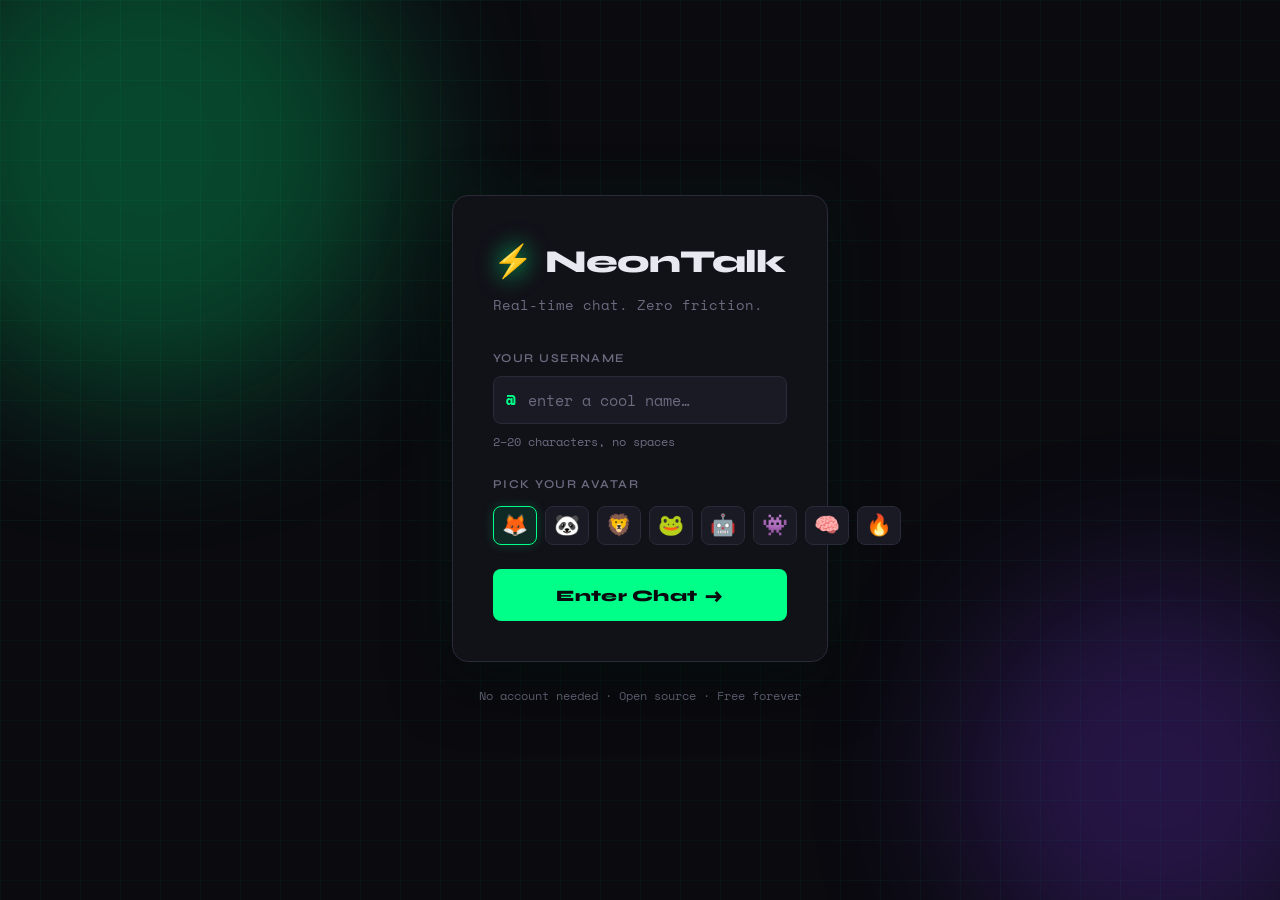
<file: index.html>
<!DOCTYPE html>
<html lang="en">
<head>
  <meta charset="UTF-8" />
  <meta name="viewport" content="width=device-width, initial-scale=1.0"/>
  <title>NeonTalk — Chat</title>
  <link rel="stylesheet" href="style.css" />
  <link href="https://fonts.googleapis.com/css2?family=Space+Mono:wght@400;700&family=Syne:wght@400;600;800&display=swap" rel="stylesheet"/>
</head>
<body class="login-page">

  <div class="login-bg">
    <div class="grid-overlay"></div>
    <div class="glow glow-1"></div>
    <div class="glow glow-2"></div>
  </div>

  <main class="login-container">

    <div class="login-card">

      <div class="login-logo">
        <span class="logo-icon">⚡</span>
        <h1>NeonTalk</h1>
      </div>

      <p class="login-tagline">Real-time chat. Zero friction.</p>

      <div class="login-form">

        <div class="input-group">
          <label for="usernameInput">Your username</label>
          <div class="input-wrap">
            <span class="input-prefix">@</span>
            <input
              type="text"
              id="usernameInput"
              placeholder="enter a cool name…"
              maxlength="20"
              autocomplete="off"
            />
          </div>
          <span class="input-hint" id="inputHint">2–20 characters, no spaces</span>
        </div>

        <div class="avatar-picker">
          <label>Pick your avatar</label>
          <div class="avatar-grid" id="avatarGrid">
            <button class="avatar-btn active" data-avatar="🦊">🦊</button>
            <button class="avatar-btn" data-avatar="🐼">🐼</button>
            <button class="avatar-btn" data-avatar="🦁">🦁</button>
            <button class="avatar-btn" data-avatar="🐸">🐸</button>
            <button class="avatar-btn" data-avatar="🤖">🤖</button>
            <button class="avatar-btn" data-avatar="👾">👾</button>
            <button class="avatar-btn" data-avatar="🧠">🧠</button>
            <button class="avatar-btn" data-avatar="🔥">🔥</button>
          </div>
        </div>

        <button class="btn-enter" id="btnEnter">
          Enter Chat <span>→</span>
        </button>

      </div>

    </div>

    <p class="login-footer">No account needed · Open source · Free forever</p>

  </main>

  <script src="login.js"></script>
</body>
</html>
</file>
<file: style.css>
/* ===========================
   NEONTALK — style.css
   =========================== */

*, *::before, *::after { box-sizing: border-box; margin: 0; padding: 0; }

:root {
  --bg:       #0a0a0f;
  --surface:  #111118;
  --surface2: #1a1a24;
  --border:   #2a2a3a;
  --neon:     #00ff88;
  --neon2:    #7c3aed;
  --text:     #e8e8f0;
  --muted:    #6b6b80;
  --danger:   #ff4466;
  --font-display: 'Syne', sans-serif;
  --font-mono:    'Space Mono', monospace;
  --radius: 8px;
}

html, body { height: 100%; }

body {
  background: var(--bg);
  color: var(--text);
  font-family: var(--font-display);
  font-size: 15px;
  line-height: 1.6;
}

/* ===========================
   LOGIN PAGE
   =========================== */

.login-page {
  display: flex;
  align-items: center;
  justify-content: center;
  min-height: 100vh;
  overflow: hidden;
  position: relative;
}

/* Background effects */
.login-bg {
  position: fixed;
  inset: 0;
  z-index: 0;
  pointer-events: none;
}

.grid-overlay {
  position: absolute;
  inset: 0;
  background-image:
    linear-gradient(rgba(0,255,136,0.04) 1px, transparent 1px),
    linear-gradient(90deg, rgba(0,255,136,0.04) 1px, transparent 1px);
  background-size: 40px 40px;
}

.glow {
  position: absolute;
  border-radius: 50%;
  filter: blur(80px);
  opacity: 0.25;
}
.glow-1 {
  width: 500px; height: 500px;
  background: var(--neon);
  top: -100px; left: -100px;
  animation: pulse 6s ease-in-out infinite;
}
.glow-2 {
  width: 400px; height: 400px;
  background: var(--neon2);
  bottom: -80px; right: -80px;
  animation: pulse 8s ease-in-out infinite reverse;
}

@keyframes pulse {
  0%, 100% { opacity: 0.2; transform: scale(1); }
  50%       { opacity: 0.35; transform: scale(1.1); }
}

/* Login container */
.login-container {
  position: relative;
  z-index: 1;
  display: flex;
  flex-direction: column;
  align-items: center;
  gap: 1.5rem;
  padding: 2rem;
  width: 100%;
  max-width: 440px;
}

.login-card {
  background: var(--surface);
  border: 1px solid var(--border);
  border-radius: 16px;
  padding: 2.5rem;
  width: 100%;
  box-shadow: 0 0 60px rgba(0,255,136,0.05), 0 20px 60px rgba(0,0,0,0.5);
  animation: slideUp 0.5s ease both;
}

@keyframes slideUp {
  from { opacity: 0; transform: translateY(30px); }
  to   { opacity: 1; transform: translateY(0); }
}

.login-logo {
  display: flex;
  align-items: center;
  gap: 0.75rem;
  margin-bottom: 0.5rem;
}
.login-logo h1 {
  font-size: 2rem;
  font-weight: 800;
  letter-spacing: -1px;
  color: var(--text);
}
.logo-icon {
  font-size: 2rem;
  filter: drop-shadow(0 0 12px var(--neon));
}

.login-tagline {
  color: var(--muted);
  font-size: 0.85rem;
  font-family: var(--font-mono);
  margin-bottom: 2rem;
}

/* Form */
.login-form {
  display: flex;
  flex-direction: column;
  gap: 1.5rem;
}

.input-group {
  display: flex;
  flex-direction: column;
  gap: 0.5rem;
}

.input-group label,
.avatar-picker label {
  font-size: 0.75rem;
  letter-spacing: 0.12em;
  text-transform: uppercase;
  color: var(--muted);
  font-weight: 600;
}

.input-wrap {
  display: flex;
  align-items: center;
  background: var(--surface2);
  border: 1.5px solid var(--border);
  border-radius: var(--radius);
  overflow: hidden;
  transition: border-color 0.2s;
}
.input-wrap:focus-within {
  border-color: var(--neon);
  box-shadow: 0 0 0 3px rgba(0,255,136,0.1);
}

.input-prefix {
  padding: 0 0.75rem;
  color: var(--neon);
  font-family: var(--font-mono);
  font-size: 1rem;
  font-weight: 700;
}

.input-wrap input {
  flex: 1;
  background: transparent;
  border: none;
  outline: none;
  padding: 0.75rem 0.75rem 0.75rem 0;
  color: var(--text);
  font-family: var(--font-mono);
  font-size: 0.95rem;
}
.input-wrap input::placeholder { color: var(--muted); }

.input-hint {
  font-size: 0.75rem;
  color: var(--muted);
  font-family: var(--font-mono);
}
.input-hint.error { color: var(--danger); }

/* Avatar picker */
.avatar-picker {
  display: flex;
  flex-direction: column;
  gap: 0.75rem;
}

.avatar-grid {
  display: grid;
  grid-template-columns: repeat(8, 1fr);
  gap: 0.5rem;
}

.avatar-btn {
  background: var(--surface2);
  border: 1.5px solid var(--border);
  border-radius: var(--radius);
  padding: 0.5rem;
  font-size: 1.3rem;
  cursor: pointer;
  transition: all 0.15s;
  line-height: 1;
}
.avatar-btn:hover {
  border-color: var(--neon);
  transform: scale(1.1);
}
.avatar-btn.active {
  border-color: var(--neon);
  background: rgba(0,255,136,0.1);
  box-shadow: 0 0 12px rgba(0,255,136,0.2);
}

/* Enter button */
.btn-enter {
  background: var(--neon);
  color: var(--bg);
  border: none;
  padding: 0.9rem 1.5rem;
  border-radius: var(--radius);
  font-family: var(--font-display);
  font-size: 1rem;
  font-weight: 800;
  cursor: pointer;
  letter-spacing: 0.02em;
  transition: all 0.2s;
  display: flex;
  align-items: center;
  justify-content: center;
  gap: 0.5rem;
}
.btn-enter:hover {
  background: #00e87a;
  transform: translateY(-2px);
  box-shadow: 0 8px 24px rgba(0,255,136,0.3);
}
.btn-enter span { font-size: 1.2rem; }

.login-footer {
  font-size: 0.75rem;
  color: var(--muted);
  font-family: var(--font-mono);
  text-align: center;
}

/* ===========================
   CHAT PAGE
   =========================== */

.chat-page {
  display: flex;
  height: 100vh;
  overflow: hidden;
}

/* Sidebar */
.sidebar {
  width: 240px;
  min-width: 240px;
  background: var(--surface);
  border-right: 1px solid var(--border);
  display: flex;
  flex-direction: column;
  padding: 0;
}

.sidebar-logo {
  padding: 1.2rem 1.2rem 1rem;
  font-size: 1.1rem;
  font-weight: 800;
  color: var(--text);
  border-bottom: 1px solid var(--border);
  display: flex;
  align-items: center;
  gap: 0.5rem;
  letter-spacing: -0.5px;
}

.sidebar-section {
  flex: 1;
  padding: 1rem 0;
  overflow-y: auto;
}

.sidebar-label {
  display: block;
  font-size: 0.68rem;
  letter-spacing: 0.15em;
  text-transform: uppercase;
  color: var(--muted);
  padding: 0 1rem 0.5rem;
  font-weight: 600;
}

.room-list {
  list-style: none;
}

.room-item {
  display: flex;
  align-items: center;
  gap: 0.4rem;
  padding: 0.5rem 1rem;
  cursor: pointer;
  border-radius: 0;
  color: var(--muted);
  font-size: 0.9rem;
  font-weight: 600;
  transition: all 0.15s;
  position: relative;
}
.room-item:hover {
  background: var(--surface2);
  color: var(--text);
}
.room-item.active {
  background: rgba(0,255,136,0.08);
  color: var(--neon);
  border-left: 2px solid var(--neon);
}

.room-hash {
  color: var(--muted);
  font-family: var(--font-mono);
}
.room-item.active .room-hash { color: var(--neon); }

.room-dot {
  width: 6px; height: 6px;
  background: var(--neon);
  border-radius: 50%;
  margin-left: auto;
  box-shadow: 0 0 6px var(--neon);
}

/* Sidebar user */
.sidebar-user {
  padding: 0.9rem 1rem;
  border-top: 1px solid var(--border);
  display: flex;
  align-items: center;
  gap: 0.6rem;
}

.user-avatar { font-size: 1.4rem; }

.user-name {
  font-size: 0.85rem;
  font-weight: 700;
  color: var(--text);
  flex: 1;
  white-space: nowrap;
  overflow: hidden;
  text-overflow: ellipsis;
  font-family: var(--font-mono);
}

.btn-logout {
  background: transparent;
  border: 1px solid var(--border);
  color: var(--muted);
  width: 26px; height: 26px;
  border-radius: 4px;
  cursor: pointer;
  font-size: 0.7rem;
  transition: all 0.15s;
  display: flex; align-items: center; justify-content: center;
}
.btn-logout:hover {
  border-color: var(--danger);
  color: var(--danger);
}

/* Chat main */
.chat-main {
  flex: 1;
  display: flex;
  flex-direction: column;
  overflow: hidden;
}

/* Chat header */
.chat-header {
  padding: 1rem 1.5rem;
  border-bottom: 1px solid var(--border);
  display: flex;
  align-items: center;
  justify-content: space-between;
  background: var(--surface);
}

.chat-header-left {
  display: flex;
  align-items: center;
  gap: 0.5rem;
}

.chat-room-hash {
  font-family: var(--font-mono);
  color: var(--neon);
  font-size: 1.1rem;
}

.chat-room-name {
  font-weight: 800;
  font-size: 1rem;
}

.chat-room-desc {
  color: var(--muted);
  font-size: 0.8rem;
  padding-left: 0.5rem;
  border-left: 1px solid var(--border);
  margin-left: 0.3rem;
}

.online-badge {
  font-size: 0.75rem;
  color: var(--neon);
  font-family: var(--font-mono);
}

/* Messages */
.messages-wrap {
  flex: 1;
  overflow-y: auto;
  padding: 1.5rem;
  scroll-behavior: smooth;
}

.messages-wrap::-webkit-scrollbar { width: 4px; }
.messages-wrap::-webkit-scrollbar-track { background: transparent; }
.messages-wrap::-webkit-scrollbar-thumb { background: var(--border); border-radius: 2px; }

.messages-list {
  display: flex;
  flex-direction: column;
  gap: 0.3rem;
}

/* Message bubble */
.message {
  display: flex;
  gap: 0.75rem;
  padding: 0.4rem 0.5rem;
  border-radius: var(--radius);
  transition: background 0.15s;
  animation: msgIn 0.2s ease both;
}
.message:hover { background: var(--surface2); }

@keyframes msgIn {
  from { opacity: 0; transform: translateY(8px); }
  to   { opacity: 1; transform: translateY(0); }
}

.message.own { flex-direction: row-reverse; }

.msg-avatar {
  font-size: 1.5rem;
  line-height: 1;
  flex-shrink: 0;
  margin-top: 2px;
}

.msg-body { max-width: 70%; }
.message.own .msg-body { align-items: flex-end; display: flex; flex-direction: column; }

.msg-meta {
  display: flex;
  align-items: baseline;
  gap: 0.5rem;
  margin-bottom: 0.2rem;
}
.message.own .msg-meta { flex-direction: row-reverse; }

.msg-name {
  font-size: 0.8rem;
  font-weight: 700;
  color: var(--neon);
  font-family: var(--font-mono);
}

.msg-time {
  font-size: 0.68rem;
  color: var(--muted);
  font-family: var(--font-mono);
}

.msg-text {
  background: var(--surface2);
  border: 1px solid var(--border);
  padding: 0.5rem 0.85rem;
  border-radius: 0 8px 8px 8px;
  font-size: 0.92rem;
  line-height: 1.5;
  word-break: break-word;
  color: var(--text);
}
.message.own .msg-text {
  background: rgba(0,255,136,0.1);
  border-color: rgba(0,255,136,0.2);
  border-radius: 8px 0 8px 8px;
  color: var(--text);
}

/* System message */
.message.system {
  justify-content: center;
}
.message.system .msg-text {
  background: transparent;
  border: 1px dashed var(--border);
  border-radius: 999px;
  font-size: 0.75rem;
  color: var(--muted);
  font-family: var(--font-mono);
  padding: 0.25rem 1rem;
}

/* Input bar */
.chat-input-bar {
  padding: 1rem 1.5rem;
  border-top: 1px solid var(--border);
  background: var(--surface);
  display: flex;
  align-items: center;
  gap: 0.75rem;
}

.emoji-wrap { position: relative; }

.btn-emoji {
  background: var(--surface2);
  border: 1px solid var(--border);
  border-radius: var(--radius);
  padding: 0.6rem 0.75rem;
  font-size: 1.1rem;
  cursor: pointer;
  transition: all 0.15s;
  line-height: 1;
}
.btn-emoji:hover { border-color: var(--neon); }

.emoji-picker {
  display: none;
  position: absolute;
  bottom: calc(100% + 10px);
  left: 0;
  background: var(--surface);
  border: 1px solid var(--border);
  border-radius: var(--radius);
  padding: 0.75rem;
  width: 260px;
  font-size: 1.4rem;
  line-height: 2;
  letter-spacing: 4px;
  box-shadow: 0 -10px 40px rgba(0,0,0,0.4);
  cursor: pointer;
  z-index: 10;
}
.emoji-picker.open { display: block; }

#messageInput {
  flex: 1;
  background: var(--surface2);
  border: 1.5px solid var(--border);
  border-radius: var(--radius);
  padding: 0.7rem 1rem;
  color: var(--text);
  font-family: var(--font-display);
  font-size: 0.92rem;
  outline: none;
  transition: border-color 0.2s;
}
#messageInput:focus {
  border-color: var(--neon);
  box-shadow: 0 0 0 3px rgba(0,255,136,0.08);
}
#messageInput::placeholder { color: var(--muted); }

.btn-send {
  background: var(--neon);
  color: var(--bg);
  border: none;
  padding: 0.7rem 1.3rem;
  border-radius: var(--radius);
  font-family: var(--font-display);
  font-size: 0.85rem;
  font-weight: 800;
  cursor: pointer;
  transition: all 0.2s;
  white-space: nowrap;
}
.btn-send:hover {
  background: #00e87a;
  transform: translateY(-1px);
  box-shadow: 0 4px 16px rgba(0,255,136,0.3);
}

/* Responsive */
@media (max-width: 640px) {
  .sidebar { display: none; }
  .chat-room-desc { display: none; }
}
</file>
